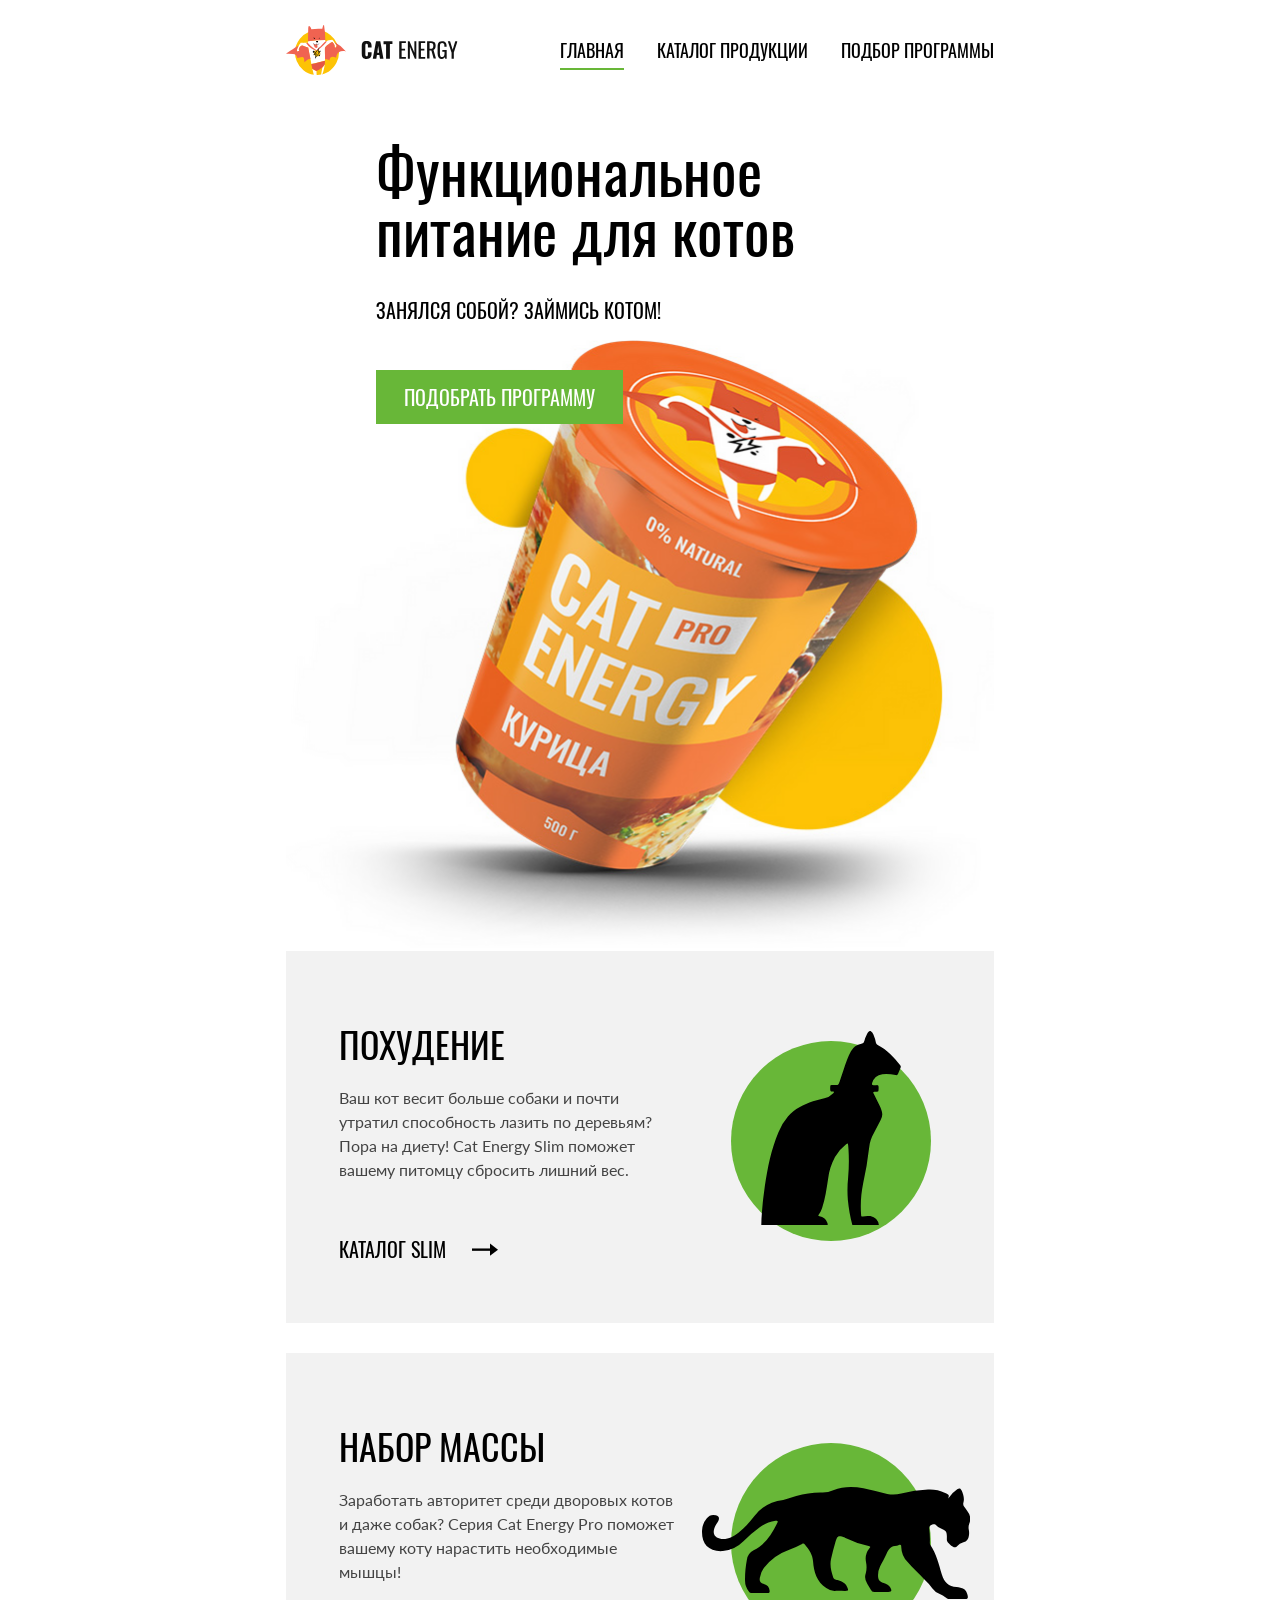
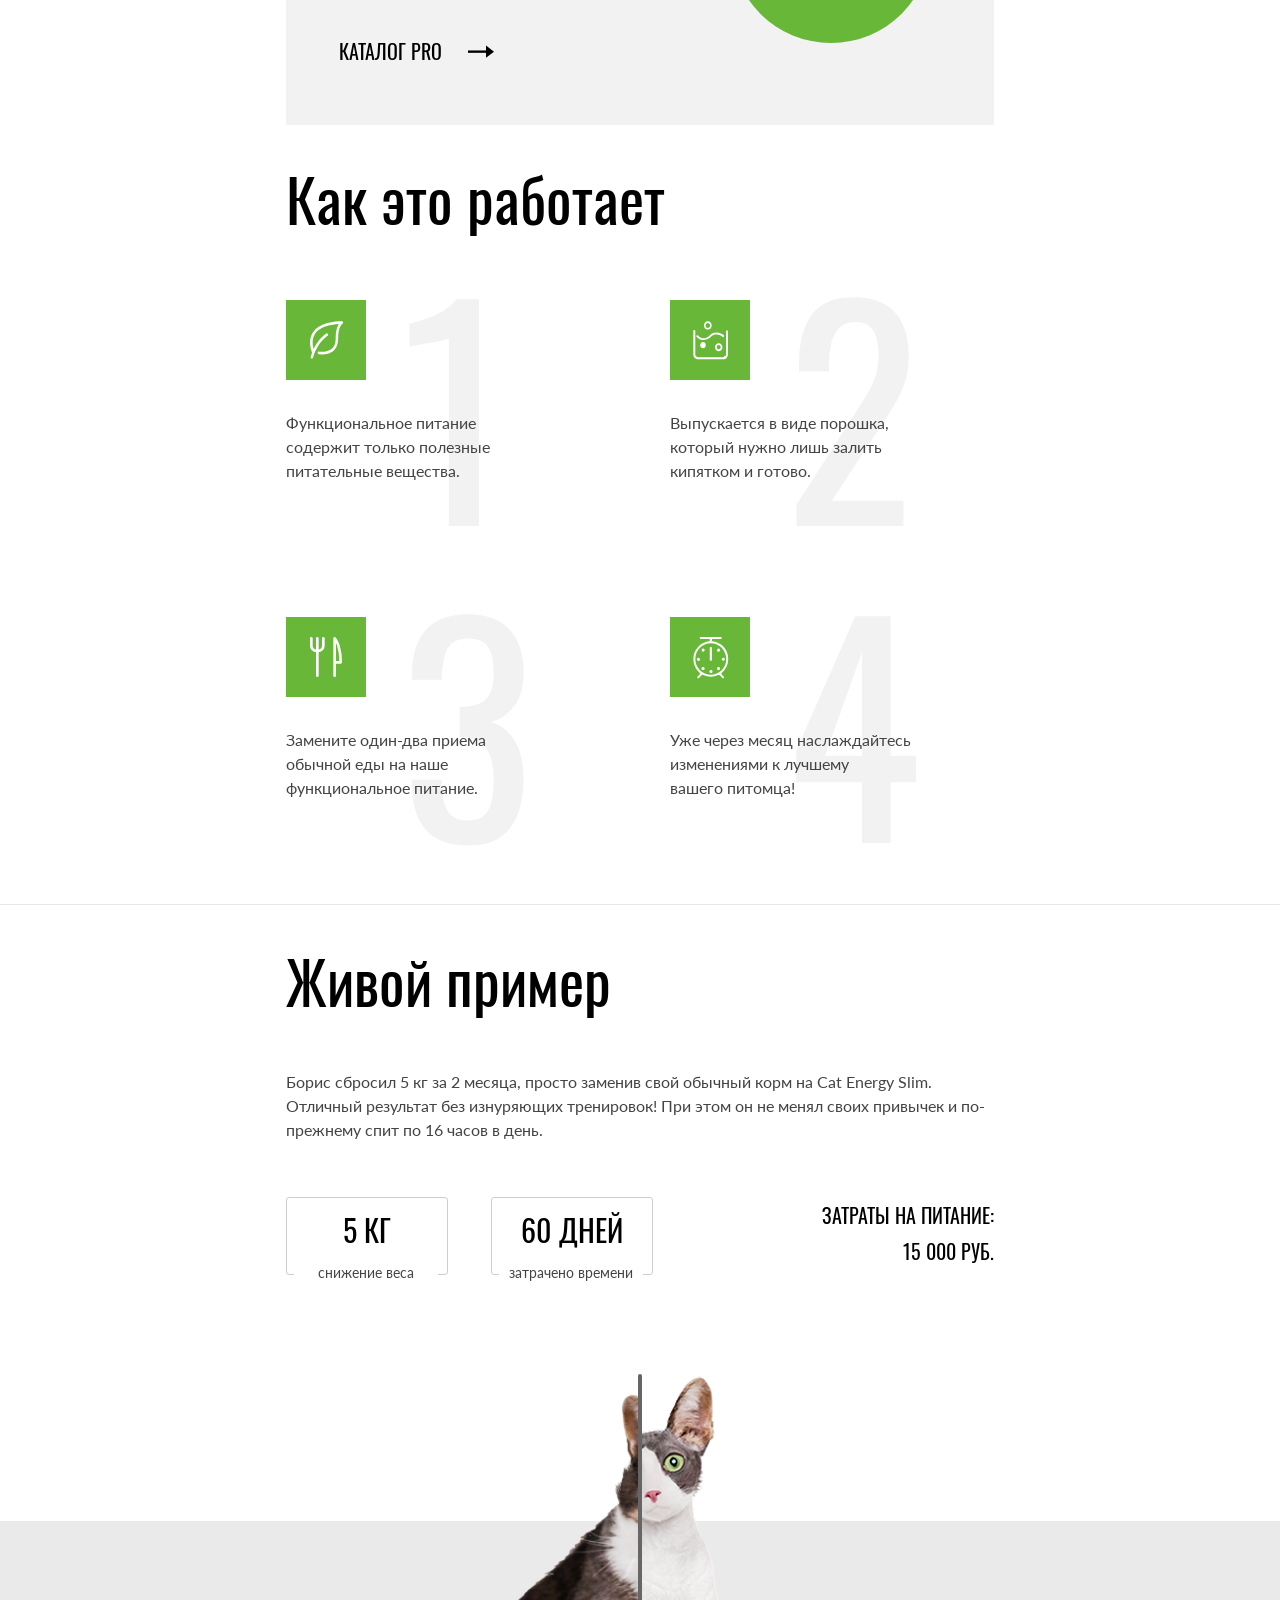
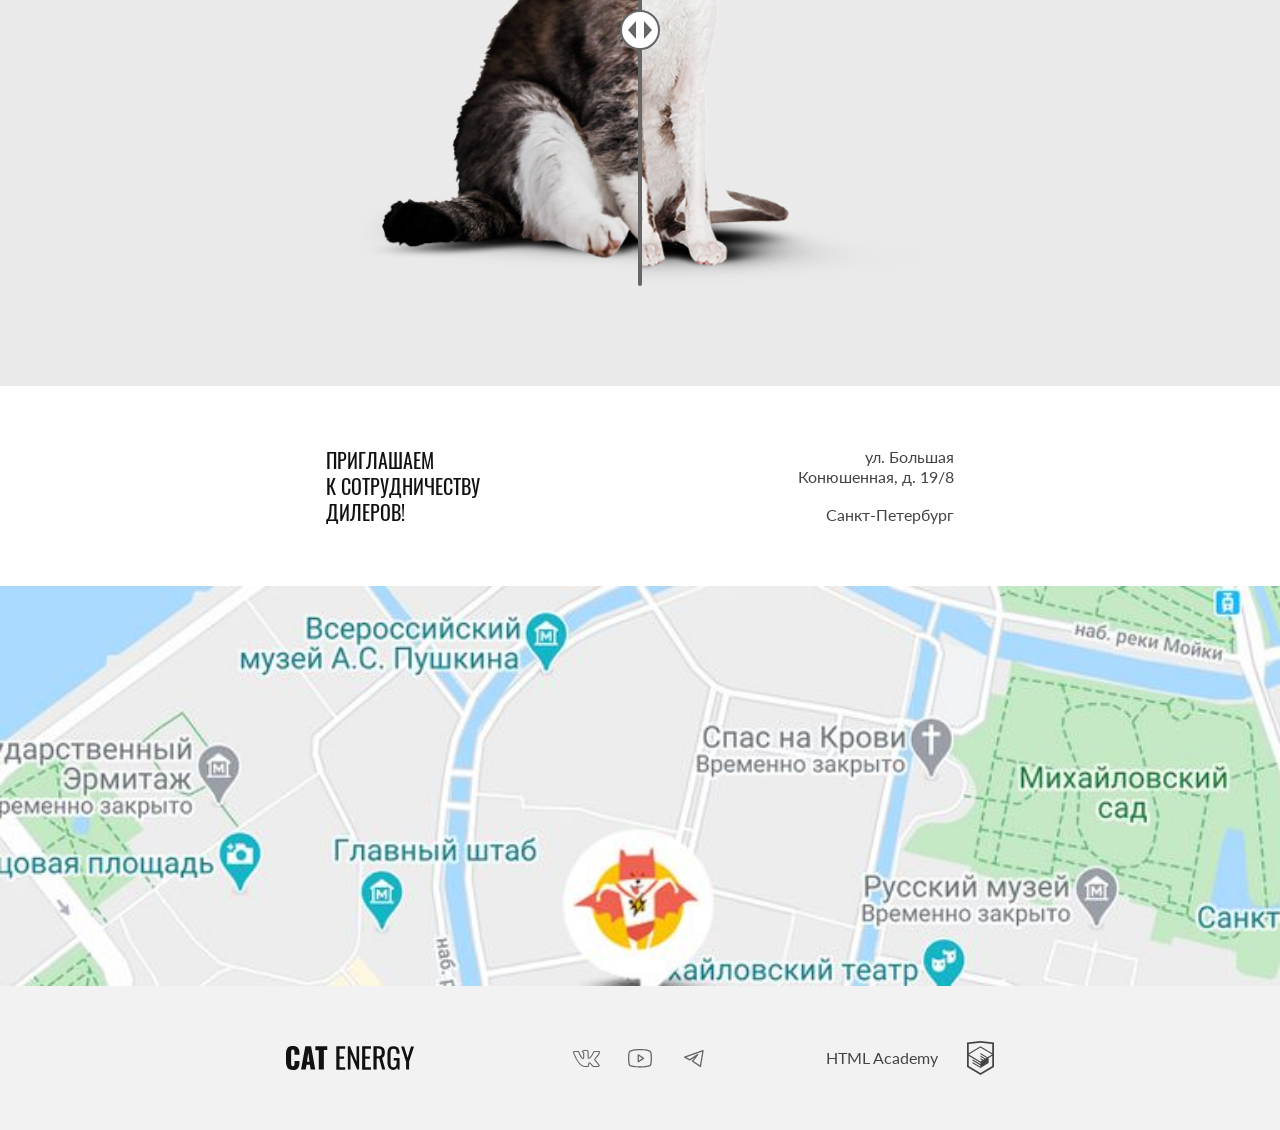
<file: index.html>
<!DOCTYPE html><html class="page" lang="ru"><head><meta charset="UTF-8"><title>Cat energy</title><meta name="viewport" content="width=device-width,initial-scale=1"><link rel="stylesheet" href="styles/styles.css"><link rel="icon" href="favicon.ico"><link rel="icon" href="favicons/icon.svg" type="image/svg+xml"><link rel="apple-touch-icon" href="favicons/180.png"><link rel="manifest" href="manifest.webmanifest"><script src="scripts/index.js" defer="defer"></script></head><body class="page__body"><header class="header page__container" data-test="header"><a class="header__logo logo" href="index.html"><picture><source media="(min-width: 1440px)" width="70" height="59" type="image/svg+xml" srcset="images/logo-desktop.svg"><source media="(min-width: 768px)" width="60" height="50" type="image/svg+xml" srcset="images/logo-tablet.svg"><img src="images/logo-mobile.svg" width="33" height="38" alt="Логотип Cat energy"></picture><span class="visually-hidden">Ссылка на Cat Energy</span></a><nav class="header__navigation main-navigation main-navigation--index main-navigation--no-js"><button class="main-navigation__toggle" type="button"><span class="visually-hidden">Открыть меню</span></button><ul class="main-navigation__list list-reset"><li class="main-navigation__item"><a class="main-navigation__link main-navigation__link--current" href="index.html">Главная</a></li><li class="main-navigation__item"><a class="main-navigation__link" href="catalog.html">Каталог продукции</a></li><li class="main-navigation__item"><a class="main-navigation__link" href="choose.html">Подбор программы</a></li></ul></nav></header><main class="page__main"><section class="hero" data-test="hero"><div class="hero__container page__container"><h1 class="hero__title title">Функциональное питание для котов</h1><p class="hero__subtitle title">Занялся собой? Займись котом!</p><div class="hero__image"><picture><source media="(min-width: 1440px)" width="552" height="499" type="image/png" srcset="images/hero-image-desktop@1x.png, images/hero-image-desktop@2x.png 2x"><source media="(min-width: 768px)" width="709" height="609" type="image/png" srcset="images/hero-image-tablet@1x.png, images/hero-image-tablet@2x.png 2x"><img src="images/hero-image-mobile@1x.png" srcset="images/hero-image-mobile@2x.png 2x" width="280" height="270" alt="Cat Energy pro со вкусом курицы"></picture></div><a class="hero__button button" href="choose.html">Подобрать программу</a></div></section><section class="catalog-promo page__container" data-test="programs"><h2 class="visually-hidden">Подбор программ в зависимости от цели</h2><ul class="catalog-promo__list list-reset"><li class="catalog-promo__item catalog-promo__item--primary"><h3 class="catalog-promo__title title">Похудение</h3><p class="catalog-promo__text">Ваш кот весит больше собаки и почти утратил способность лазить по деревьям? Пора на диету! Cat Energy Slim поможет вашему питомцу сбросить лишний вес.</p><a class="catalog-promo__link" href="catalog-slim.html">Каталог slim</a></li><li class="catalog-promo__item catalog-promo__item--secondary"><h3 class="catalog-promo__title title">Набор массы</h3><p class="catalog-promo__text">Заработать авторитет среди дворовых котов и даже собак? Серия Cat Energy Pro поможет вашему коту нарастить необходимые мышцы!</p><a class="catalog-promo__link" href="catalog-pro.html">Каталог pro</a></li></ul></section><section class="advantages page__container" data-test="features"><h2 class="advantages__title title">Как это работает</h2><ul class="advantages__list list-reset"><li class="advantages__item advantages__item--first">Функциональное питание содержит только полезные питательные вещества.</li><li class="advantages__item advantages__item--second">Выпускается в виде порошка, который нужно лишь залить кипятком и готово.</li><li class="advantages__item advantages__item--third">Замените один-два приема обычной еды на наше функциональное питание.</li><li class="advantages__item advantages__item--fourth">Уже через месяц наслаждайтесь изменениями к лучшему<br>вашего питомца!</li></ul></section><section class="example"><div class="example__container page__container" data-test="proof"><div class="example__text-block"><h2 class="example__title title">Живой пример</h2><p class="example__text">Борис сбросил 5 кг за 2 месяца, просто заменив свой обычный корм на Cat Energy Slim. Отличный результат без изнуряющих тренировок! При этом он не менял своих привычек и по-прежнему спит по 16 часов в день.</p><div class="example__result result"><p class="result__block"><span class="result__accent">5 кг</span> <span class="result__description">снижение веса</span></p><p class="result__block"><span class="result__accent">60 дней</span> <span class="result__description">затрачено времени</span></p><p class="result__expenses">Затраты на питание: <span class="result__expenses-accent">15 000 руб.</span></p></div></div><div class="example__result-slider slider"><picture><source media="(min-width: 768px)" width="560" height="512" type="image/png" srcset="images/cat-slider-before-tablet-desktop@1x.png, images/cat-slider-before-tablet-desktop@2x.png 2x"><img class="slider__image slider__image--before" src="images/cat-slider-before-mobile@1x.png" srcset="images/cat-slider-before-mobile@2x.png 2x" width="280" height="256" alt="Кот до похудения"></picture><picture><source media="(min-width: 768px)" width="560" height="512" type="image/png" srcset="images/cat-slider-after-tablet-desktop@1x.png, images/cat-slider-after-tablet-desktop@2x.png 2x"><img class="slider__image slider__image--after" src="images/cat-slider-after-mobile@1x.png" srcset="images/cat-slider-after-mobile@2x.png 2x" width="280" height="256" alt="Кот после похудения"></picture><label class="visually-hidden" for="slider-range">Показать картинку до или после</label> <input class="slider__range" type="range" min="0" max="100" value="50" step="1" id="slider-range" name="slider-range"><div class="slider__range-visible"></div></div></div></section><section class="contacts" data-test="contacts"><div class="page__container"><h2 class="visually-hidden">Контакты</h2><div class="contacts__block"><p class="contacts__description">Приглашаем<br>к сотрудничеству дилеров!</p><address class="contacts__address"><span class="contacts__address-item">ул. Большая Конюшенная, д. 19/8</span> <span class="contacts__address-item">Санкт-Петербург</span></address></div></div><div class="contacts__map"><iframe src="https://www.google.com/maps/embed?pb=!1m18!1m12!1m3!1d1998.5991047846956!2d30.32050837756397!3d59.93879417491517!2m3!1f0!2f0!3f0!3m2!1i1024!2i768!4f13.1!3m3!1m2!1s0x4696310fca5afc31%3A0xa24b26c0d196de71!2z0JHQvtC70YzRiNCw0Y8g0JrQvtC90Y7RiNC10L3QvdCw0Y8g0YPQuy4sIDE5LCDQodCw0L3QutGCLdCf0LXRgtC10YDQsdGD0YDQsywgMTkxMTg2!5e0!3m2!1sru!2sru!4v1782507037736!5m2!1sru!2sru" allowfullscreen="" loading="lazy" referrerpolicy="strict-origin-when-cross-origin"></iframe></div></section></main><footer class="footer" data-test="footer"><div class="footer__container page__container"><a class="footer__logo" href="index.html"><span class="visually-hidden">Ссылка на Cat Energy</span></a><ul class="footer__social social list-reset"><li class="social__item"><a class="social__link social__link--vk" href="https://vk.com/htmlacademy"><span class="visually-hidden">ВКонтакте</span></a></li><li class="social__item"><a class="social__link social__link--youtube" href="https://www.youtube.com/user/htmlacademyru"><span class="visually-hidden">Youtube</span></a></li><li class="social__item"><a class="social__link social__link--telegram" href="https://t.me/htmlacademy"><span class="visually-hidden">Telegram</span></a></li></ul><a class="footer__html-academy" href="https://htmlacademy.ru/intensive/adaptive">HTML Academy</a></div></footer></body></html>
</file>
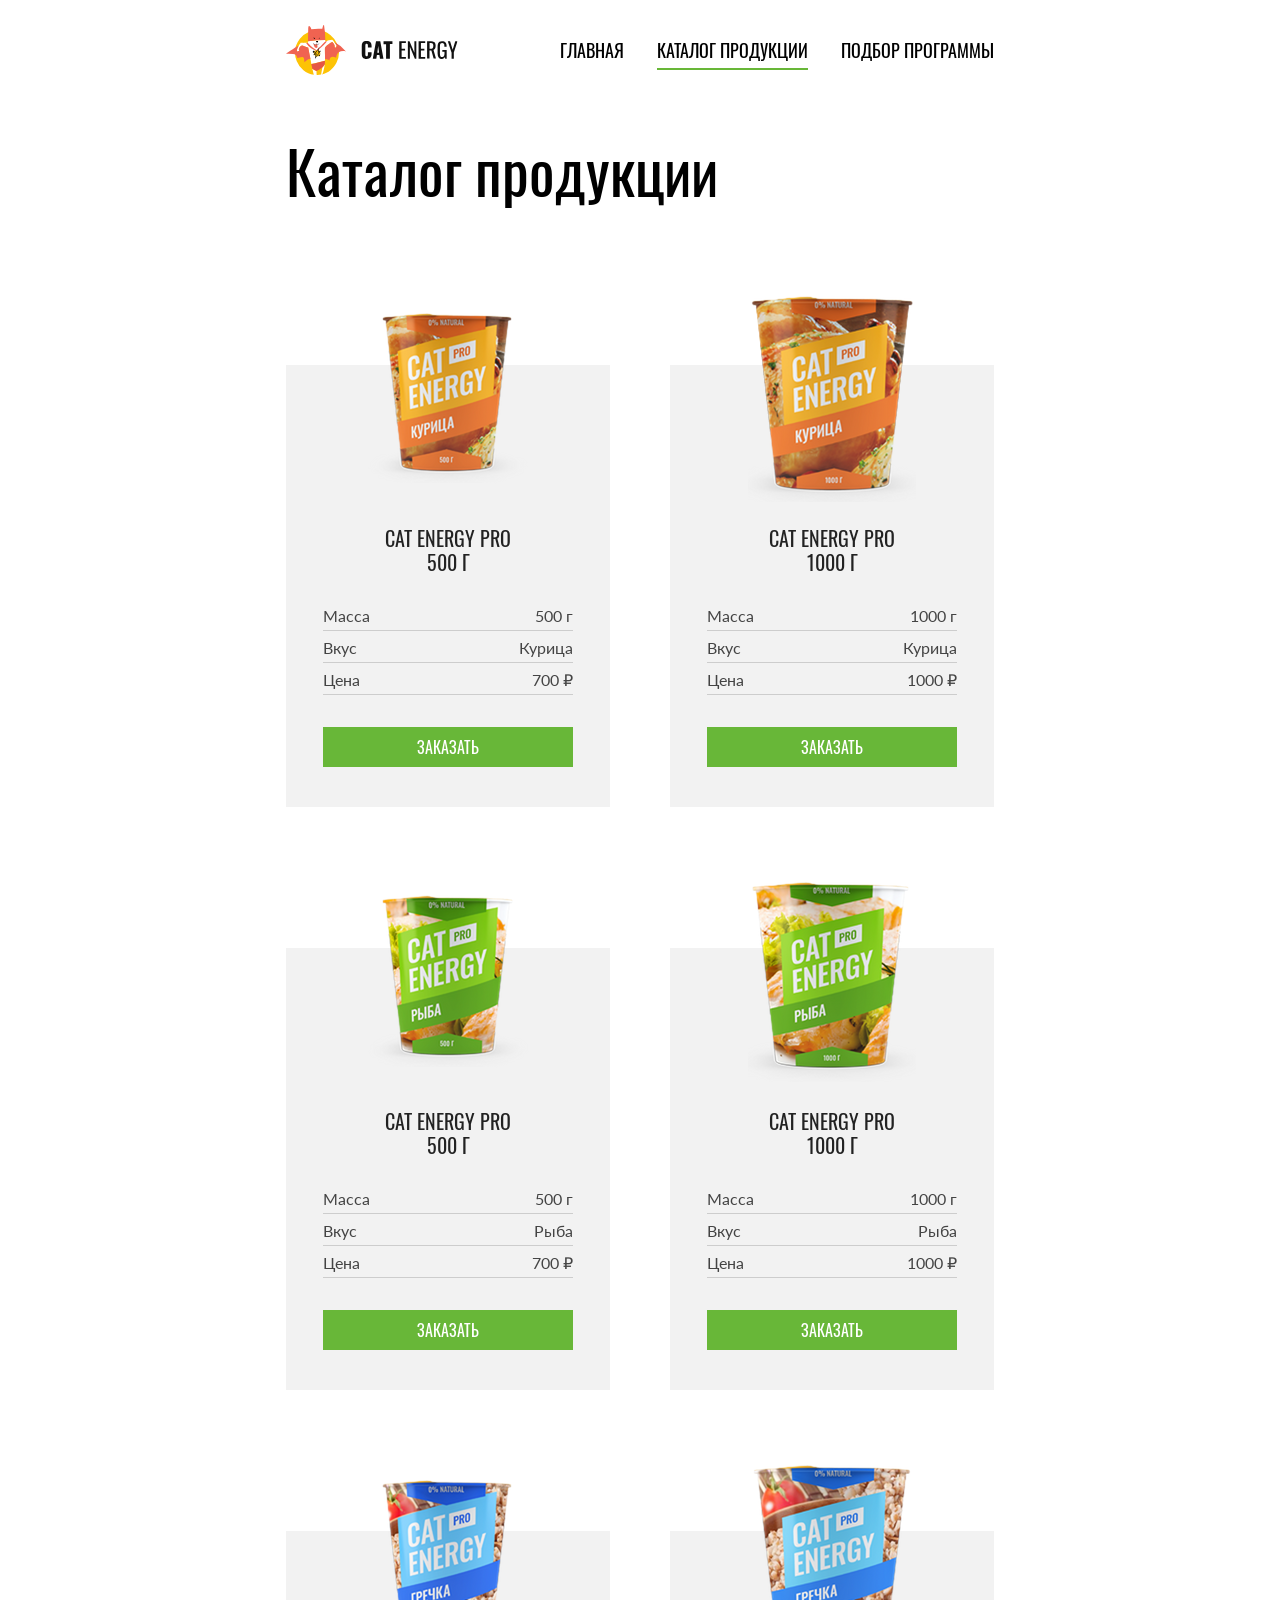
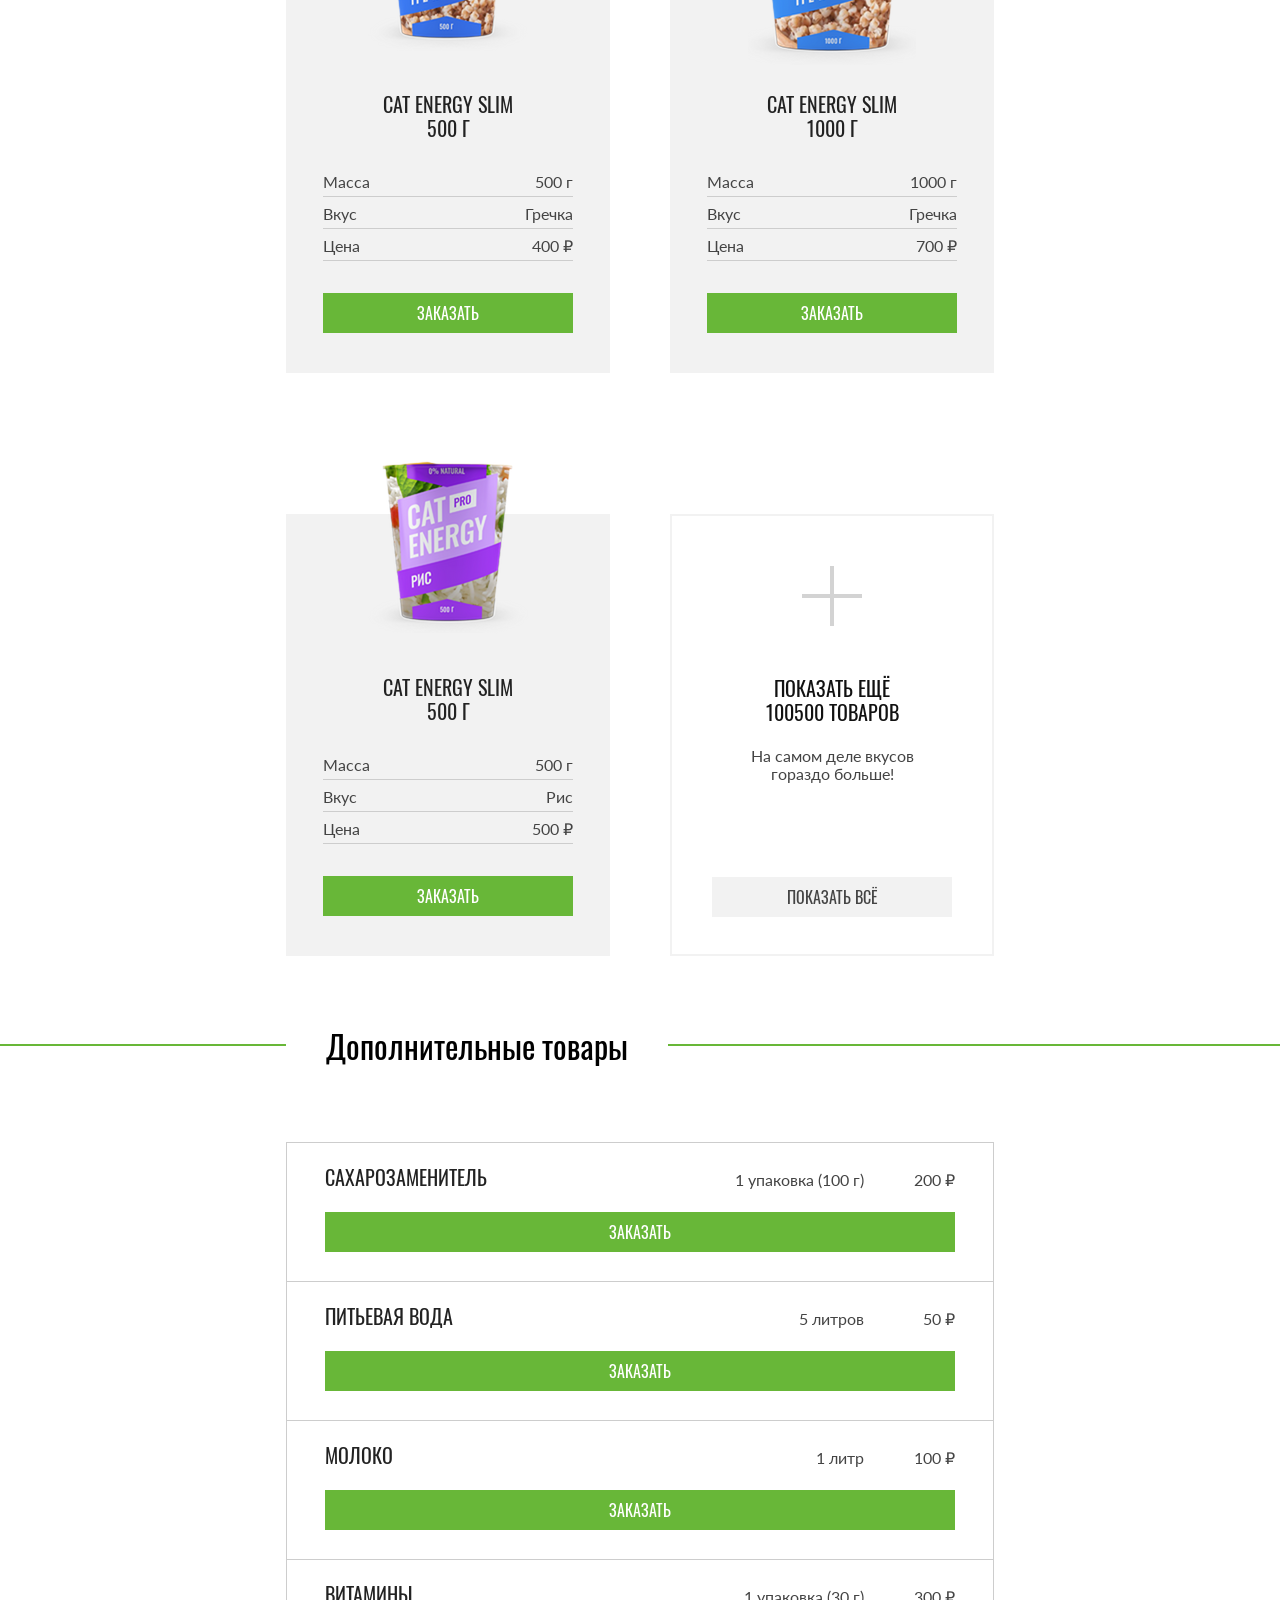
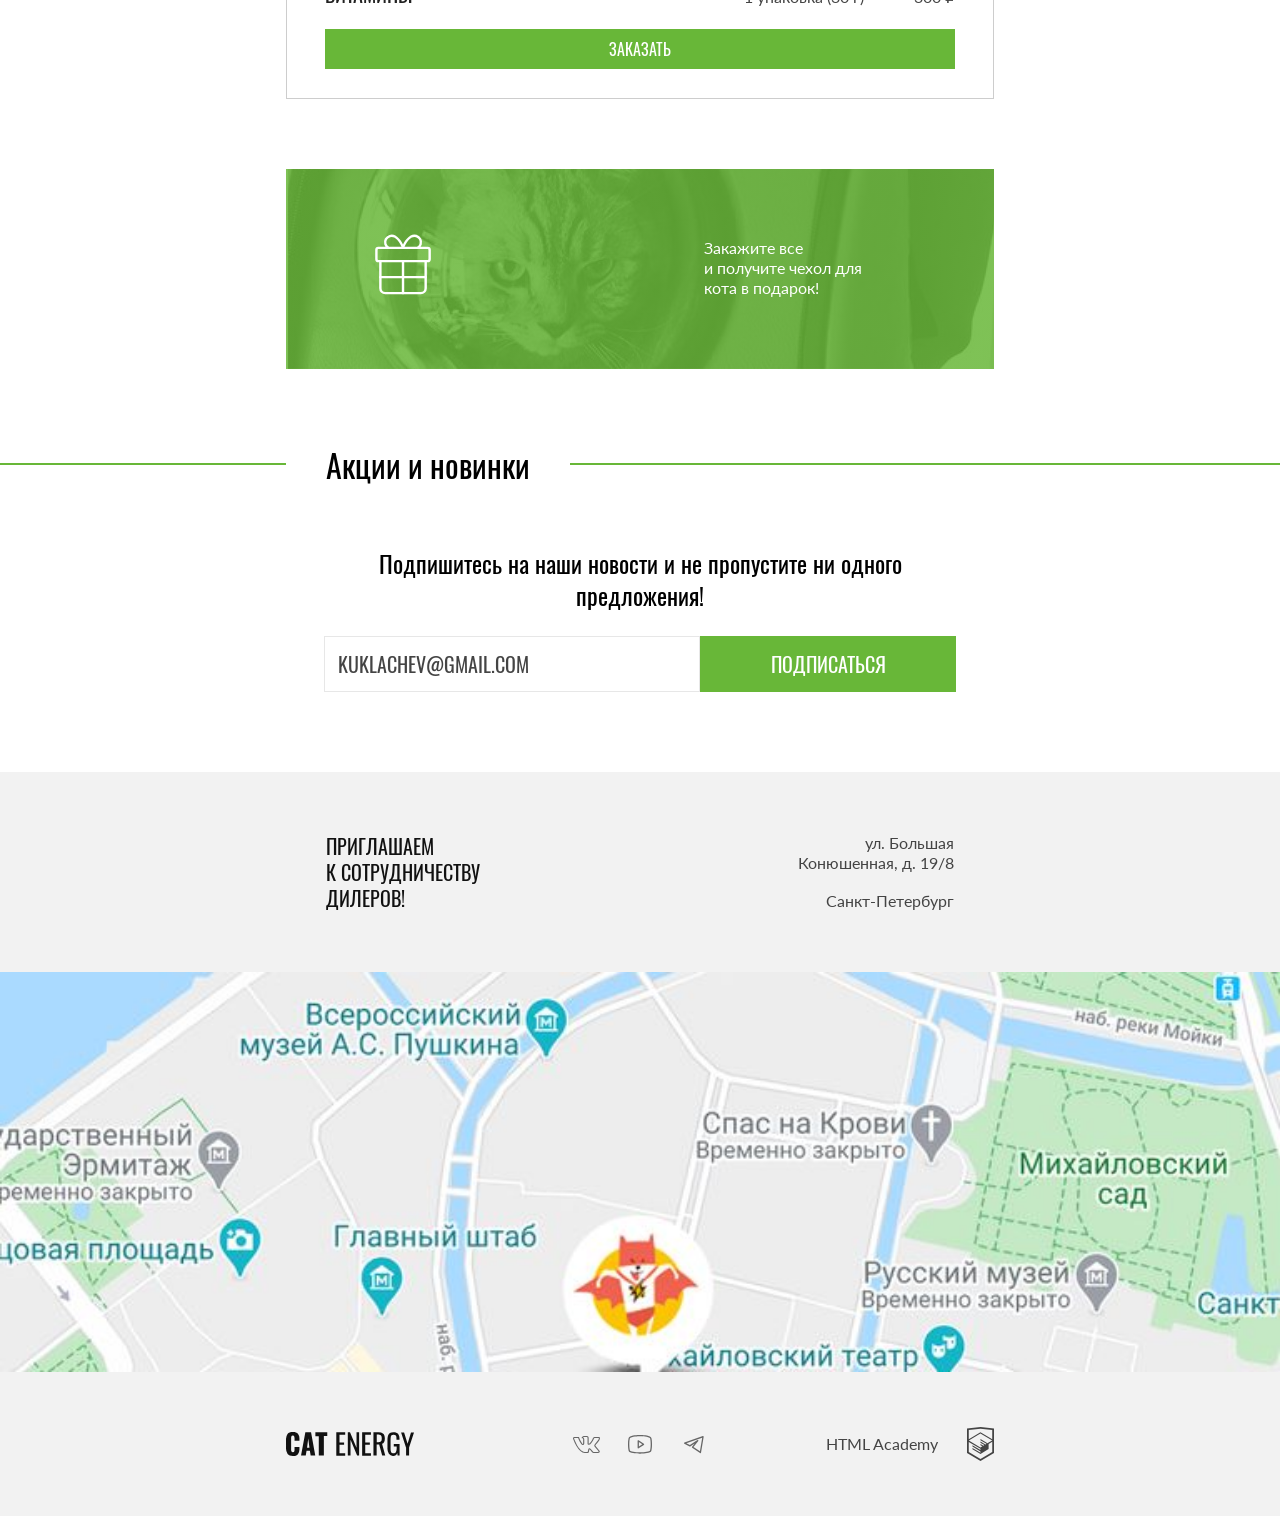
<file: catalog.html>
<!DOCTYPE html><html class="page" lang="ru"><head><meta charset="UTF-8"><title>Каталог продукции</title><meta name="viewport" content="width=device-width,initial-scale=1"><link rel="stylesheet" href="styles/styles.css"><link rel="icon" href="favicon.ico"><link rel="icon" href="favicons/icon.svg" type="image/svg+xml"><link rel="apple-touch-icon" href="favicons/180.png"><link rel="manifest" href="manifest.webmanifest"><script src="scripts/index.js" defer="defer"></script></head><body class="page__body"><header class="header page__container" data-test="header"><a class="logo" href="index.html"><picture><source media="(min-width: 1440px)" width="70" height="59" type="image/svg+xml" srcset="images/logo-desktop.svg"><source media="(min-width: 768px)" width="60" height="50" type="image/svg+xml" srcset="images/logo-tablet.svg"><img src="images/logo-mobile.svg" width="33" height="38" alt="Логотип Cat energy"></picture><span class="visually-hidden">Ссылка на Cat Energy</span></a><nav class="main-navigation main-navigation--no-js"><button class="main-navigation__toggle" type="button"><span class="visually-hidden">Открыть меню</span></button><ul class="main-navigation__list list-reset"><li class="main-navigation__item"><a class="main-navigation__link" href="index.html">Главная</a></li><li class="main-navigation__item"><a class="main-navigation__link main-navigation__link--current" href="catalog.html">Каталог продукции</a></li><li class="main-navigation__item"><a class="main-navigation__link" href="choose.html">Подбор программы</a></li></ul></nav></header><main class="page__main"><section class="catalog page__container" data-test="catalog"><h1 class="catalog__title title">Каталог продукции</h1><ul class="catalog__list list-reset"><li class="catalog__item product-card"><a class="product-card__image-link" href="product.html"><picture><source media="(min-width: 768px)" width="161" height="172" type="image/png" srcset="images/cat-energy-chicken-500-tablet-desktop@1x.png, images/cat-energy-chicken-500-tablet-desktop@2x.png 2x"><img class="product-card__image" src="images/cat-energy-chicken-500-mobile@1x.png" srcset="images/cat-energy-chicken-500-mobile@2x.png 2x" width="68" height="86" alt="Cat energy pro 500 гр. со вкусом курицы"></picture></a><a class="product-card__title-link" href="product.html"><h2 class="product-card__title">Cat energy pro 500 г</h2></a><dl class="product-card__parameters"><dt class="product-card__parameter-name">Масса</dt><dd class="product-card__parameter-value">500 г</dd><dt class="product-card__parameter-name">Вкус</dt><dd class="product-card__parameter-value">Курица</dd><dt class="product-card__parameter-name">Цена</dt><dd class="product-card__parameter-value">700 ₽</dd></dl><a class="product-card__buy-button button" href="buy.html">Заказать</a></li><li class="catalog__item product-card"><a class="product-card__image-link" href="product.html"><picture><source media="(min-width: 768px)" width="168" height="206" type="image/png" srcset="images/cat-energy-chicken-1000-tablet-desktop@1x.png, images/cat-energy-chicken-1000-tablet-desktop@2x.png 2x"><img class="product-card__image" src="images/cat-energy-chicken-1000-mobile@1x.png" srcset="images/cat-energy-chicken-1000-mobile@2x.png 2x" width="84" height="100" alt="Cat energy pro 1000 гр. со вкусом курицы"></picture></a><a class="product-card__title-link" href="product.html"><h2 class="product-card__title">Cat energy pro 1000 г</h2></a><dl class="product-card__parameters"><dt class="product-card__parameter-name">Масса</dt><dd class="product-card__parameter-value">1000 г</dd><dt class="product-card__parameter-name">Вкус</dt><dd class="product-card__parameter-value">Курица</dd><dt class="product-card__parameter-name">Цена</dt><dd class="product-card__parameter-value">1000 ₽</dd></dl><a class="product-card__buy-button button" href="buy.html">Заказать</a></li><li class="catalog__item product-card"><a class="product-card__image-link" href="product.html"><picture><source media="(min-width: 768px)" width="163" height="174" type="image/png" srcset="images/cat-energy-fish-500-tablet-desktop@1x.png, images/cat-energy-fish-500-tablet-desktop@2x.png 2x"><img class="product-card__image" src="images/cat-energy-fish-500-mobile@1x.png" srcset="images/cat-energy-fish-500-mobile@2x.png 2x" width="68" height="78" alt="Cat energy pro 500 гр. со вкусом рыбы"></picture></a><a class="product-card__title-link" href="product.html"><h2 class="product-card__title">Cat energy pro 500 г</h2></a><dl class="product-card__parameters"><dt class="product-card__parameter-name">Масса</dt><dd class="product-card__parameter-value">500 г</dd><dt class="product-card__parameter-name">Вкус</dt><dd class="product-card__parameter-value">Рыба</dd><dt class="product-card__parameter-name">Цена</dt><dd class="product-card__parameter-value">700 ₽</dd></dl><a class="product-card__buy-button button" href="buy.html">Заказать</a></li><li class="catalog__item product-card"><a class="product-card__image-link" href="product.html"><picture><source media="(min-width: 768px)" width="168" height="200" type="image/png" srcset="images/cat-energy-fish-1000-tablet-desktop@1x.png, images/cat-energy-fish-1000-tablet-desktop@2x.png 2x"><img class="product-card__image" src="images/cat-energy-fish-1000-mobile@1x.png" srcset="images/cat-energy-fish-1000-mobile@2x.png 2x" width="84" height="100" alt="Cat energy pro 1000 гр. со вкусом рыбы"></picture></a><a class="product-card__title-link" href="product.html"><h2 class="product-card__title">Cat energy pro 1000 г</h2></a><dl class="product-card__parameters"><dt class="product-card__parameter-name">Масса</dt><dd class="product-card__parameter-value">1000 г</dd><dt class="product-card__parameter-name">Вкус</dt><dd class="product-card__parameter-value">Рыба</dd><dt class="product-card__parameter-name">Цена</dt><dd class="product-card__parameter-value">1000 ₽</dd></dl><a class="product-card__buy-button button" href="buy.html">Заказать</a></li><li class="catalog__item product-card"><a class="product-card__image-link" href="product.html"><picture><source media="(min-width: 768px)" width="161" height="171" type="image/png" srcset="images/cat-energy-buckwheat-500-tablet-desktop@1x.png, images/cat-energy-buckwheat-500-tablet-desktop@2x.png 2x"><img class="product-card__image" src="images/cat-energy-buckwheat-500-mobile@1x.png" srcset="images/cat-energy-buckwheat-500-mobile@2x.png 2x" width="68" height="78" alt="Cat energy pro 500 гр. со вкусом гречки"></picture></a><a class="product-card__title-link" href="product.html"><h2 class="product-card__title">Cat energy slim 500 г</h2></a><dl class="product-card__parameters"><dt class="product-card__parameter-name">Масса</dt><dd class="product-card__parameter-value">500 г</dd><dt class="product-card__parameter-name">Вкус</dt><dd class="product-card__parameter-value">Гречка</dd><dt class="product-card__parameter-name">Цена</dt><dd class="product-card__parameter-value">400 ₽</dd></dl><a class="product-card__buy-button button" href="buy.html">Заказать</a></li><li class="catalog__item product-card"><a class="product-card__image-link" href="product.html"><picture><source media="(min-width: 768px)" width="168" height="200" type="image/png" srcset="images/cat-energy-buckwheat-1000-tablet-desktop@1x.png, images/cat-energy-buckwheat-1000-tablet-desktop@2x.png 2x"><img class="product-card__image" src="images/cat-energy-buckwheat-1000-mobile@1x.png" srcset="images/cat-energy-buckwheat-1000-mobile@2x.png 2x" width="84" height="100" alt="Cat energy pro 1000 гр. со вкусом гречки"></picture></a><a class="product-card__title-link" href="product.html"><h2 class="product-card__title">Cat energy slim 1000 г</h2></a><dl class="product-card__parameters"><dt class="product-card__parameter-name">Масса</dt><dd class="product-card__parameter-value">1000 г</dd><dt class="product-card__parameter-name">Вкус</dt><dd class="product-card__parameter-value">Гречка</dd><dt class="product-card__parameter-name">Цена</dt><dd class="product-card__parameter-value">700 ₽</dd></dl><a class="product-card__buy-button button" href="buy.html">Заказать</a></li><li class="catalog__item product-card"><a class="product-card__image-link" href="product.html"><picture><source media="(min-width: 768px)" width="163" height="174" type="image/png" srcset="images/cat-energy-rice-500-tablet-desktop@1x.png, images/cat-energy-rice-500-tablet-desktop@2x.png 2x"><img class="product-card__image" src="images/cat-energy-rice-500-mobile@1x.png" srcset="images/cat-energy-rice-500-mobile@2x.png 2x" width="72" height="84" alt="Cat energy pro 500 гр. со вкусом риса"></picture></a><a class="product-card__title-link" href="product.html"><h2 class="product-card__title">Cat energy slim 500 г</h2></a><dl class="product-card__parameters"><dt class="product-card__parameter-name">Масса</dt><dd class="product-card__parameter-value">500 г</dd><dt class="product-card__parameter-name">Вкус</dt><dd class="product-card__parameter-value">Рис</dd><dt class="product-card__parameter-name">Цена</dt><dd class="product-card__parameter-value">500 ₽</dd></dl><a class="product-card__buy-button button" href="buy.html">Заказать</a></li><li class="catalog__item product-card-add"><a class="product-card-add__show-more" href="products.html"><span class="product-card-add__accent">Показать ещё 100500 товаров</span> На самом деле вкусов гораздо больше! </a><a class="button button--accent" href="products.html">Показать всё</a></li></ul></section><section class="additional-catalog page__container" data-test="additional"><h2 class="additional-catalog__title title-accent">Дополнительные товары</h2><div class="additional-catalog__container"><ul class="additional-catalog__list list-reset"><li class="additional-catalog__item additional-product"><h3 class="additional-product__title title">Сахарозаменитель</h3><dl class="additional-product__parameters"><dt class="additional-product__parameter-name">1 упаковка (100 г)</dt><dd class="additional-product__parameter-value">200 ₽</dd></dl><a class="additional-product__buy-button button" href="buy.html">Заказать</a></li><li class="additional-catalog__item additional-product"><h3 class="additional-product__title title">Питьевая вода</h3><dl class="additional-product__parameters"><dt class="additional-product__parameter-name">5 литров</dt><dd class="additional-product__parameter-value">50 ₽</dd></dl><a class="additional-product__buy-button button" href="buy.html">Заказать</a></li><li class="additional-catalog__item additional-product"><h3 class="additional-product__title title">Молоко</h3><dl class="additional-product__parameters"><dt class="additional-product__parameter-name">1 литр</dt><dd class="additional-product__parameter-value">100 ₽</dd></dl><a class="additional-product__buy-button button" href="buy.html">Заказать</a></li><li class="additional-catalog__item additional-product"><h3 class="additional-product__title title">Витамины</h3><dl class="additional-product__parameters"><dt class="additional-product__parameter-name">1 упаковка (30 г)</dt><dd class="additional-product__parameter-value">300 ₽</dd></dl><a class="additional-product__buy-button button" href="buy.html">Заказать</a></li></ul><div class="additional-catalog__promo promo"><p class="promo__text">Закажите все<br>и получите чехол для кота в подарок!</p></div></div></section><section class="subscription page__container"><h2 class="subscription__title title-accent">Акции и новинки</h2><div class="subscription__container-padding"><p class="subscription__text">Подпишитесь на наши новости и не пропустите ни одного предложения!</p><form class="subscription__form" action="https://echo.htmlacademy.ru/" method="post"><label class="visually-hidden" for="subscription-email">Ваш email</label> <input class="subscription__input" id="subscription-email" type="email" name="email" placeholder="kuklachev@gmail.com" required> <button class="button button--big subscription__button" type="submit">Подписаться</button></form></div></section><section class="contacts contacts--inner-page" data-test="contacts"><div class="page__container"><h2 class="visually-hidden">Контакты</h2><div class="contacts__block"><p class="contacts__description">Приглашаем<br>к сотрудничеству дилеров!</p><address class="contacts__address"><span class="contacts__address-item">ул. Большая Конюшенная, д. 19/8</span> <span class="contacts__address-item">Санкт-Петербург</span></address></div></div><div class="contacts__map"><div class="contacts__map"><iframe src="https://www.google.com/maps/embed?pb=!1m18!1m12!1m3!1d1998.5991047846956!2d30.32050837756397!3d59.93879417491517!2m3!1f0!2f0!3f0!3m2!1i1024!2i768!4f13.1!3m3!1m2!1s0x4696310fca5afc31%3A0xa24b26c0d196de71!2z0JHQvtC70YzRiNCw0Y8g0JrQvtC90Y7RiNC10L3QvdCw0Y8g0YPQuy4sIDE5LCDQodCw0L3QutGCLdCf0LXRgtC10YDQsdGD0YDQsywgMTkxMTg2!5e0!3m2!1sru!2sru!4v1782507037736!5m2!1sru!2sru" allowfullscreen="" loading="lazy" referrerpolicy="strict-origin-when-cross-origin"></iframe></div></div></section></main><footer class="footer" data-test="footer"><div class="footer__container page__container"><a class="footer__logo" href="index.html"><span class="visually-hidden">Ссылка на Cat Energy</span></a><ul class="footer__social social list-reset"><li class="social__item"><a class="social__link social__link--vk" href="https://vk.com/htmlacademy"><span class="visually-hidden">ВКонтакте</span></a></li><li class="social__item"><a class="social__link social__link--youtube" href="https://www.youtube.com/user/htmlacademyru"><span class="visually-hidden">Youtube</span></a></li><li class="social__item"><a class="social__link social__link--telegram" href="https://t.me/htmlacademy"><span class="visually-hidden">Telegram</span></a></li></ul><a class="footer__html-academy" href="https://htmlacademy.ru/intensive/adaptive">HTML Academy</a></div></footer></body></html>
</file>
<file: styles/styles.css>
@font-face{font-family:Lato;font-weight:400;font-style:normal;src:url(../fonts/lato/Lato-Regular.woff2)format("woff2");font-display:swap}@font-face{font-family:Oswald;font-weight:400;font-style:normal;src:url(../fonts/oswald/oswaldregular.woff2)format("woff2");font-display:swap}*,:before,:after{box-sizing:border-box}body{color:#444;font-family:Lato,Tahoma,sans-serif;font-size:14px;line-height:18px}img{object-fit:contain;max-width:100%;height:auto}.visually-hidden{white-space:nowrap;-webkit-clip-path:inset(100%);clip-path:inset(100%);clip:rect(0 0 0 0);border:0;width:1px;height:1px;margin:-1px;padding:0;position:absolute;overflow:hidden}.list-reset{margin:0;padding:0;list-style:none}.title,.title-accent{margin-top:0;font-family:Oswald,Arial,sans-serif;font-weight:400}.title-accent{background-color:#fff;width:-moz-fit-content;width:fit-content;box-shadow:-35px 0 #fff,35px 0 #fff}@media (width>=768px){.title-accent{margin-left:40px;box-shadow:-40px 0 #fff,40px 0 #fff}}@media (width>=1440px){.title-accent{margin-left:0}}.title-accent:before{content:"";z-index:-1;background-color:#68b738;width:100vw;height:2px;margin-top:10px;display:block;position:absolute;right:0;box-shadow:100vw 0 #68b738}@media (width>=768px){.title-accent:before{margin-top:14px}}@media (width>=1440px){.title-accent:before{margin-top:17px}}.button{color:#fff;text-transform:uppercase;text-align:center;cursor:pointer;background-color:#68b738;border:none;width:100%;padding:10px;font-family:Oswald,Arial,sans-serif;font-size:16px;font-weight:400;line-height:20px;text-decoration:none;display:block}.button--accent{color:#444;background-color:#f2f2f2}.button--big{padding:15px;font-size:20px;line-height:26px}.button:hover,.button:focus{background-color:#5eaa2f}.button:active{color:#ffffff4d}.button--accent:hover,.button--accent:focus,.button--accent:active{color:#444;background-color:#ebebeb}.page{height:100%}.page__body{flex-direction:column;min-height:100%;margin:0;display:flex}.page__container{width:320px;margin:0 auto;padding:0 20px}@media (width>=768px){.page__container{width:768px;padding:0 30px}}@media (width>=1440px){.page__container{width:1440px;padding:0 110px}}.page__main{flex-grow:1;min-width:320px}.header{flex-wrap:wrap;justify-content:space-between;align-items:center;padding-top:14px;padding-bottom:13px;display:flex}@media (width>=768px){.header{padding-top:25px;padding-bottom:25px}}@media (width>=1440px){.header{padding-top:55px}}@media (width>=768px){.header__logo{flex:none}.header__navigation{flex:1;margin-left:33px}}.logo{background-image:url(../images/logo-text.svg);background-position:100%;background-repeat:no-repeat;background-size:101px 18px;width:190px;height:38px;display:block}@media (width>=768px){.logo{width:174px;height:50px}}@media (width>=1440px){.logo{background-size:118px 22px;width:202px;height:59px}}.logo:hover,.logo:focus{opacity:.8}.logo:active{opacity:.6}@media (width>=1440px){.main-navigation{max-width:50%}}.main-navigation__toggle{cursor:pointer;background-color:#000;border:none;width:24px;height:24px;margin-top:5px;-webkit-mask-image:url(../icons/stack.svg#toggle);mask-image:url(../icons/stack.svg#toggle);-webkit-mask-size:cover;mask-size:cover;-webkit-mask-repeat:no-repeat;mask-repeat:no-repeat}.main-navigation__toggle:hover,.main-navigation__toggle:focus{background-color:#68b738}.main-navigation__toggle:active{opacity:.3}@media (width>=768px){.main-navigation__toggle{display:none}}.main-navigation__toggle--open{width:18px;height:18px;margin-top:3px;-webkit-mask-image:url(../icons/stack.svg#toggle-open);mask-image:url(../icons/stack.svg#toggle-open)}.main-navigation__list{text-align:center;z-index:5;width:100%;margin-top:20px;position:absolute;left:0}@media (width<=767px){.main-navigation__list{background-color:#fff}}@media (width>=768px){.main-navigation__list{flex-wrap:wrap;justify-content:flex-end;gap:33px;margin-top:0;margin-right:5px;display:flex;position:static}}@media (width>=1440px){.main-navigation__list{margin-right:0}}@media (width<=767px){.main-navigation__list--close{display:none}}.main-navigation__item{border-top:1px solid #e6e6e6;justify-content:center;display:flex}@media (width>=768px){.main-navigation__item{border:none}}.main-navigation__link{color:#000;text-transform:uppercase;padding-top:22px;padding-bottom:24px;font-family:Oswald,Arial,sans-serif;font-size:20px;font-weight:400;line-height:20px;text-decoration:none;display:block}@media (width>=768px){.main-navigation__link{padding-top:0;padding-bottom:0;font-size:18px;line-height:24px}}@media (width>=1440px){.main-navigation__link{font-size:20px}}.main-navigation__link:hover,.main-navigation__link:focus{opacity:.6}.main-navigation__link:active{opacity:.3}@media (width>=1440px){.main-navigation--index .main-navigation__link{color:#fff}}.main-navigation__link--current{position:relative}.main-navigation__link--current:after{content:"";background-color:#68b738;width:100%;height:2px;position:absolute;bottom:-8px;left:0}@media (width<=767px){.main-navigation__link--current:after{bottom:8px}}.main-navigation--index .main-navigation__link:after{background-color:#fff}@media (width<=1439px){.main-navigation--index .main-navigation__link:after{background-color:#68b738}}@media (width<=767px){.main-navigation--no-js{flex-shrink:0;width:320px;margin-left:-20px}.main-navigation--no-js .main-navigation__list{position:unset;margin-bottom:-13px}.main-navigation--no-js .main-navigation__toggle{display:none}}.hero{text-align:center;margin-bottom:20px;padding-top:27px;position:relative}@media (width>=768px){.hero{position:unset;text-align:left;margin-bottom:0;padding-top:40px}}@media (width>=1440px){.hero{margin-bottom:135px;padding-top:85px}}.hero:before,.hero:after{content:"";width:100%;height:302px;display:block;position:absolute;top:0;left:0}@media (width>=768px){.hero:before,.hero:after{display:none}}@media (width>=1440px){.hero:before,.hero:after{width:50%;height:694px;display:block;left:50%}}.hero:before{z-index:-2;background:linear-gradient(90deg,#4e4d52 0% 50%,#454348 50% 100%)}.hero:after{z-index:-1;background:-webkit-linear-gradient(#68b738d9,#68b738d9),-webkit-image-set(url(../images/hero-bg-mobile@1x.jpg) 1x,url(../images/hero-bg-mobile@2x.jpg) 2x) top no-repeat;background:linear-gradient(#68b738d9,#68b738d9),image-set("../images/hero-bg-mobile@1x.jpg" 1x,"../images/hero-bg-mobile@2x.jpg" 2x) top no-repeat}@media (width>=1440px){.hero:after{background-color:#0000;background-image:-webkit-linear-gradient(#68b738d9,#68b738d9),-webkit-image-set(url(../images/hero-bg-desktop@1x.jpg) 1x,url(../images/hero-bg-desktop@2x.jpg) 2x);background-image:linear-gradient(#68b738d9,#68b738d9),image-set("../images/hero-bg-desktop@1x.jpg" 1x,"../images/hero-bg-desktop@2x.jpg" 2x);background-position:0 0,0 0;background-repeat:repeat,no-repeat;background-size:1040px 694px;background-attachment:scroll,scroll;background-origin:padding-box,padding-box;background-clip:border-box,border-box}}@media (width>=768px){.hero__container{grid-template-areas:"title""subtitle""button""image";margin-bottom:3px;display:grid}}@media (width>=1440px){.hero__container{grid-template-areas:"title image""subtitle image""button image"".image";align-items:start}}.hero__title,.hero__subtitle{color:#fff}@media (width>=768px){.hero__title,.hero__subtitle{color:#000;margin-left:90px}}@media (width>=1440px){.hero__title,.hero__subtitle{margin-left:80px}}.hero__title{margin-bottom:25px;font-size:36px;line-height:36px}@media (width>=768px){.hero__title{grid-area:title;max-width:420px;margin-bottom:40px;font-size:60px;line-height:60px}}.hero__subtitle{text-transform:uppercase;margin-bottom:31px;font-size:14px;line-height:14px}@media (width>=768px){.hero__subtitle{grid-area:subtitle;margin-bottom:50px;font-size:20px;line-height:20px}.hero__button{grid-area:button;justify-self:start;width:auto;margin-left:90px;padding:14px 28px;font-size:20px;line-height:26px;display:inline-block}}@media (width>=1440px){.hero__button{margin-left:80px}}@media (width>=768px){.hero__image{grid-area:image;margin-top:-84px}}@media (width>=1440px){.hero__image{margin-left:-270px}}.hero__image img{display:block}.catalog-promo__list{flex-wrap:wrap;gap:20px;margin-bottom:20px;display:flex}@media (width>=768px){.catalog-promo__list{gap:30px;margin-bottom:30px}}@media (width>=1440px){.catalog-promo__list{gap:80px;margin-bottom:70px}}.catalog-promo__item{background-color:#f2f2f2;padding:24px 20px 20px;position:relative}.catalog-promo__item:before{content:"";background-color:#68b738;border-radius:50%;width:50px;height:50px;display:block;position:absolute}.catalog-promo__item:after{content:"";background-color:#000;display:block;position:absolute;-webkit-mask-repeat:no-repeat;mask-repeat:no-repeat}.catalog-promo__item--primary:after{width:36px;height:50px;top:21px;left:27px;-webkit-mask-image:url(../icons/stack.svg#promo-primary);mask-image:url(../icons/stack.svg#promo-primary)}.catalog-promo__item--secondary:after{width:67px;height:28px;top:35px;left:12px;-webkit-mask-image:url(../icons/stack.svg#promo-secondary);mask-image:url(../icons/stack.svg#promo-secondary)}@media (width>=768px) and (width<=1439px){.catalog-promo__item{min-height:372px;padding:70px 316px 57px 53px}.catalog-promo__item:before{width:200px;height:200px;top:90px;right:63px}.catalog-promo__item--primary:after{width:140px;height:194px;top:80px;left:auto;right:93px}.catalog-promo__item--secondary:after{width:268px;height:112px;top:134px;left:auto;right:24px}}@media (width>=1440px){.catalog-promo__item{flex-basis:570px;padding:52px 52px 62px}.catalog-promo__item:before{width:100px;height:100px;margin-top:-5px}.catalog-promo__item--primary:after{width:70px;height:97px;top:39px;left:70px}.catalog-promo__item--secondary:after{width:135px;height:56px;top:65px;left:35px}}.catalog-promo__title,.catalog-promo__link{color:#000;text-transform:uppercase}.catalog-promo__title{margin-bottom:29px;margin-left:70px;padding-top:5px;font-size:24px;line-height:36px}@media (width>=768px){.catalog-promo__title{margin-bottom:24px;margin-left:0;font-size:36px}}@media (width>=1440px){.catalog-promo__title{margin-bottom:74px;margin-left:162px;padding-top:23px}}.catalog-promo__text{margin-top:0;margin-bottom:23px}@media (width>=768px){.catalog-promo__text{font-size:16px;line-height:24px}}.catalog-promo__text:last-of-type{margin-bottom:59px}@media (width<=767px){.catalog-promo__text:last-of-type{border-bottom:1px solid #d9d9d9;margin-bottom:19px;padding-bottom:23px}}@media (width>=1440px){.catalog-promo__text:last-of-type{margin-bottom:33px}}.catalog-promo__link{font-family:Oswald,Arial,sans-serif;font-size:16px;font-weight:400;line-height:16px;text-decoration:none}.catalog-promo__link:after{content:"";background-color:#000;width:32px;height:16px;margin-left:15px;display:inline-block;-webkit-mask-image:url(../icons/stack.svg#arrow-right);mask-image:url(../icons/stack.svg#arrow-right);-webkit-mask-position:-12px 0;mask-position:-12px 0;-webkit-mask-size:cover;mask-size:cover;-webkit-mask-repeat:no-repeat;mask-repeat:no-repeat}.catalog-promo__link:hover:after,.catalog-promo__link:focus:after{-webkit-mask-position:0 0;mask-position:0 0}.catalog-promo__link:active{opacity:.3}@media (width>=768px){.catalog-promo__link{font-size:20px}.catalog-promo__link:after{width:38px;margin-left:26px}}.catalog{margin-bottom:25px;padding-top:27px}.catalog:before,.catalog:after{content:"";width:100vw;height:1px;display:block;position:absolute;right:0}.catalog:before{background-color:#d9d9d9;margin-top:-27px}.catalog:after{background-color:#ebebeb}@media (width>=768px){.catalog{padding-top:40px}.catalog:before,.catalog:after{display:none}}@media (width>=1440px){.catalog{padding-top:48px}}.catalog__title{color:#000;margin-bottom:41px;font-size:36px;line-height:36px}@media (width>=768px){.catalog__title{margin-bottom:84px;font-size:60px;line-height:60px}}.catalog__list{flex-wrap:wrap;gap:24px;display:flex}@media (width>=768px){.catalog__list{gap:60px;margin-bottom:74px}}@media (width>=1440px){.catalog__list{gap:60px 80px}}.catalog__item{width:100%}.catalog__item:before{content:"";background-color:#ebebeb;width:100vw;height:1px;margin-top:-20px;display:block;position:absolute;right:0}@media (width>=768px){.catalog__item{width:calc(50% - 30px)}.catalog__item:not(:last-child){background-image:linear-gradient(#fff 81px,#f2f2f2 81px)}.catalog__item:before{display:none}}@media (width>=768px) and (width>=1440px){.catalog__item{width:calc(25% - 60px)}}.product-card{grid-template-columns:1fr 1fr;grid-template-areas:"image title""image parameters""button button";padding-top:20px;display:grid}@media (width>=768px){.product-card{grid-template-columns:1fr;grid-template-areas:"image""title""parameters""button";justify-items:center;padding:10px 37px 40px}}@media (width>=1440px){.product-card{padding:10px 40px 38px}}.product-card__image-link,.product-card__title-link{text-decoration:none}.product-card__image-link{grid-area:image;justify-content:center;align-items:center;height:107px;display:flex}@media (width>=768px){.product-card__image-link{width:200px;height:210px;margin-bottom:22px}}@media (width>=1440px){.product-card__image-link{width:169px;margin-bottom:13px}}.product-card__image{display:block}.product-card__title-link{grid-area:title}.product-card__title{text-transform:uppercase;color:#222;margin-top:0;margin-bottom:16px;padding-right:50px;font-family:Oswald,Arial,sans-serif;font-size:16px;font-weight:400;line-height:20px}@media (width>=768px){.product-card__title{text-align:center;max-width:135px;margin-bottom:20px;padding-right:0;font-size:20px;line-height:24px}}@media (width>=1440px){.product-card__title{margin-bottom:25px}}.product-card__image-link:hover,.product-card__image-link:focus,.product-card__title-link:hover,.product-card__title-link:focus{opacity:.6}.product-card__image-link:active,.product-card__title-link:active{opacity:.3}.product-card__parameters{color:#444;flex-wrap:wrap;grid-area:parameters;font-family:Lato,Tahoma,sans-serif;font-size:12px;font-weight:400;line-height:16px;display:flex}@media (width>=768px){.product-card__parameters{width:100%;margin-bottom:7px}}@media (width>=1440px){.product-card__parameters{margin-bottom:10px}}.product-card__parameter-name,.product-card__parameter-value{width:50%;margin:0;padding:0}@media (width>=768px){.product-card__parameter-name,.product-card__parameter-value{border-bottom:1px solid #cdcdcd;margin-bottom:7px;padding-bottom:4px;font-size:16px;line-height:20px}}@media (width>=1440px){.product-card__parameter-name,.product-card__parameter-value{margin-bottom:6px;padding-bottom:6px}}.product-card__parameter-value{text-align:right}.product-card__buy-button{grid-area:button;margin-top:18px}.product-card-add{text-align:center;flex-direction:column;justify-content:space-between;align-items:center;padding-top:20px;padding-bottom:25px;display:flex}@media (width>=768px){.product-card-add{border:2px solid #f2f2f2;margin-top:81px;padding:50px 40px 37px}}@media (width>=1440px){.product-card-add{padding-left:38px;padding-right:38px}}.product-card-add__show-more{color:#444;margin-bottom:20px;font-family:Lato,Tahoma,sans-serif;font-size:12px;font-weight:400;line-height:16px;text-decoration:none}@media (width>=768px){.product-card-add__show-more{max-width:170px;font-size:16px;line-height:18px}}.product-card-add__show-more:before{content:"";background-color:#d3d3d3;width:30px;height:30px;margin:6px auto 23px;display:block;-webkit-mask-image:url(../icons/stack.svg#plus);mask-image:url(../icons/stack.svg#plus);-webkit-mask-size:cover;mask-size:cover;-webkit-mask-repeat:no-repeat;mask-repeat:no-repeat}@media (width>=768px){.product-card-add__show-more:before{width:60px;height:60px;margin-top:0;margin-bottom:50px}}@media (width>=1440px){.product-card-add__show-more:before{margin-bottom:40px}}.product-card-add__show-more:hover,.product-card-add__show-more:focus{opacity:.6}.product-card-add__show-more:active{opacity:.3}.product-card-add__accent{text-transform:uppercase;color:#111;margin-bottom:8px;font-family:Oswald,Arial,sans-serif;font-size:16px;font-weight:400;line-height:20px;display:block}@media (width>=768px){.product-card-add__accent{max-width:135px;margin:0 auto 23px;font-size:20px;line-height:24px}}.additional-catalog{margin-bottom:40px}@media (width>=768px){.additional-catalog{margin-bottom:80px}}@media (width>=1440px){.additional-catalog{margin-bottom:96px}}.additional-catalog__title{color:#000;margin-bottom:35px;font-size:24px;line-height:24px}@media (width>=768px){.additional-catalog__title{margin-bottom:80px;font-size:32px;line-height:32px}}@media (width>=1440px){.additional-catalog__title{margin-bottom:78px;font-size:40px;line-height:40px}.additional-catalog__container{grid-template-columns:1fr 245px;grid-template-areas:"list promo";align-items:start;gap:80px;display:grid}}.additional-catalog__list{border-top:1px solid #cdcdcd;border-bottom:1px solid #cdcdcd;margin-bottom:35px}@media (width>=768px){.additional-catalog__list{border:1px solid #cdcdcd;margin-bottom:70px}}@media (width>=1440px){.additional-catalog__list{border-left:none;border-right:none;grid-area:list;margin-bottom:0}}.additional-catalog__item{padding-top:13px;padding-bottom:18px}@media (width>=768px){.additional-catalog__item{padding:24px 38px 29px}}@media (width>=1440px){.additional-catalog__item{padding:15px 0 16px}}.additional-catalog__item:not(:last-child){border-bottom:1px solid #cdcdcd}@media (width>=1440px){.additional-catalog__promo{grid-area:promo}}@media (width>=768px){.additional-product{flex-wrap:wrap;display:flex}}@media (width>=1440px){.additional-product{align-items:center}}.additional-product__title{color:#222;text-transform:uppercase;margin-bottom:13px;font-size:16px;line-height:16px}@media (width>=768px){.additional-product__title{margin-bottom:25px;font-size:20px;line-height:20px}}@media (width>=1440px){.additional-product__title{max-width:325px;margin-bottom:0}}.additional-product__parameters{color:#444;flex-wrap:wrap;margin-bottom:15px;font-family:Lato,Tahoma,sans-serif;font-size:14px;font-weight:400;line-height:14px;display:flex}@media (width>=768px){.additional-product__parameters{margin-top:3px;margin-left:auto;font-size:16px;line-height:20px}}@media (width>=1440px){.additional-product__parameters{align-items:center;margin-top:0;margin-bottom:0}}.additional-product__parameter-name,.additional-product__parameter-value{width:50%;margin:0;padding:0}@media (width>=768px){.additional-product__parameter-name{width:auto}}@media (width>=1440px){.additional-product__parameter-name{width:243px}}.additional-product__parameter-value{text-align:right}@media (width>=768px){.additional-product__parameter-value{width:91px}}@media (width>=1440px){.additional-product__parameter-value{text-align:left;width:82px}.additional-product__buy-button{width:244px}}.promo{text-align:center;background-color:#0000;background-image:-webkit-linear-gradient(#68b738d9,#68b738d9),-webkit-image-set(url(../images/promo-bg-mobile@1x.jpg) 1x,url(../images/promo-bg-mobile@2x.jpg) 2x);background-image:linear-gradient(#68b738d9,#68b738d9),image-set("../images/promo-bg-mobile@1x.jpg" 1x,"../images/promo-bg-mobile@2x.jpg" 2x);background-position:0 0,top;background-repeat:repeat,no-repeat;background-size:cover;background-attachment:scroll,scroll;background-origin:padding-box,padding-box;background-clip:border-box,border-box;min-height:290px;padding:58px 58px 43px}@media (width>=768px) and (width<=1439px){.promo{text-align:left;background:-webkit-linear-gradient(#68b738d9,#68b738d9),-webkit-image-set(url(../images/promo-bg-tablet@1x.jpg) 1x,url(../images/promo-bg-tablet@2x.jpg) 2x) top no-repeat;background:linear-gradient(#68b738d9,#68b738d9),image-set("../images/promo-bg-tablet@1x.jpg" 1x,"../images/promo-bg-tablet@2x.jpg" 2x) top no-repeat;align-items:center;min-height:200px;padding:57px 125px 60px 77px;display:flex}}@media (width>=1440px){.promo{background:-webkit-linear-gradient(#68b738d9,#68b738d9),-webkit-image-set(url(../images/promo-bg-desktop@1x.jpg) 1x,url(../images/promo-bg-desktop@2x.jpg) 2x) top no-repeat;background:linear-gradient(#68b738d9,#68b738d9),image-set("../images/promo-bg-desktop@1x.jpg" 1x,"../images/promo-bg-desktop@2x.jpg" 2x) top no-repeat;width:245px;min-height:288px;padding-left:42px;padding-right:42px}}.promo:before{content:"";background-image:url(../icons/stack.svg#promo-gift);background-position:50%;background-repeat:no-repeat;width:80px;height:80px;margin:0 auto 48px;display:block}@media (width>=768px) and (width<=1439px){.promo:before{margin:0;position:absolute}}.promo__text{color:#fff;margin:0;font-family:Lato,Tahoma,sans-serif;font-size:16px;font-weight:400;line-height:20px}@media (width>=768px) and (width<=1439px){.promo__text{width:165px;margin-left:auto}}.subscription{margin-bottom:40px}@media (width>=768px){.subscription{margin-bottom:80px}}@media (width>=1440px){.subscription{margin-bottom:104px}}.subscription__title,.subscription__text{color:#000;line-height:24px}.subscription__title{margin-bottom:30px;font-size:24px}@media (width>=768px){.subscription__title{margin-bottom:66px;font-size:32px;line-height:32px}}@media (width>=1440px){.subscription__title{margin-bottom:72px;font-size:40px;line-height:40px}}@media (width>=768px){.subscription__container-padding{padding-left:38px;padding-right:38px}}@media (width>=1440px){.subscription__container-padding{max-width:752px;margin:0 auto;padding:0}}.subscription__text{text-align:center;margin-top:0;margin-bottom:25px;font-family:Oswald,Arial,sans-serif;font-size:16px}@media (width>=768px){.subscription__text{font-size:24px;line-height:32px}.subscription__form{align-items:flex-start;display:flex}}.subscription__input{color:#444;text-transform:uppercase;border:1px solid #e7e7e7;width:100%;height:56px;margin-bottom:16px;padding:13px;font-family:Oswald,Arial,sans-serif;font-size:20px}@media (width>=768px){.subscription__input{flex:1;margin-bottom:0}}.subscription__input:hover{border-color:#cdcdcd}.subscription__input:focus{border:2px solid #444}.subscription__input:user-invalid{border:2px solid #ff8282}.subscription__input::placeholder{color:#444;opacity:1}@media (width>=768px){.subscription__button{flex:0 0 256px}}.advantages{padding-bottom:49px}@media (width>=768px){.advantages{padding-top:13px;padding-bottom:60px}}@media (width>=1440px){.advantages{padding-top:0;padding-bottom:0}}.advantages__title{color:#000;margin-bottom:40px;font-size:36px;line-height:40px}@media (width>=768px){.advantages__title{margin-bottom:72px;font-size:60px;line-height:60px}}.advantages__list{flex-wrap:wrap;gap:20px;display:flex}@media (width>=768px){.advantages__list{counter-reset:item;gap:90px 135px}}@media (width>=1440px){.advantages__list{gap:80px}}.advantages__item{min-height:60px;padding-left:80px;position:relative}.advantages__item:before{content:"";background-repeat:no-repeat;background-size:cover;width:60px;height:60px;display:block;position:absolute;left:0}@media (width>=768px){.advantages__item:before{width:80px;height:80px;margin-bottom:31px;position:static}}.advantages__item--first:before{background-image:url(../icons/stack.svg#advantages-first)}.advantages__item--second:before{background-image:url(../icons/stack.svg#advantages-second)}.advantages__item--third:before{background-image:url(../icons/stack.svg#advantages-third)}.advantages__item--fourth:before{background-image:url(../icons/stack.svg#advantages-fourth)}@media (width>=768px){.advantages__item{width:calc(50% - 105px);min-height:227px;padding-left:0;font-size:16px;line-height:24px}.advantages__item:after{content:counter(item);counter-increment:item;z-index:-1;color:#f2f2f2;font-family:Oswald,Arial,sans-serif;font-size:280px;line-height:280px;position:absolute;top:-40px;left:115px}}@media (width>=1440px){.advantages__item{width:calc(25% - 60px);min-height:280px}}.advantages__item br{display:none}@media (width>=768px){.advantages__item br{display:unset}}.example{padding-top:25px;padding-bottom:40px;position:relative}.example:after{content:"";z-index:-1;background-color:#eaeaea;width:100%;height:100%;position:absolute;bottom:0;left:0}@media (width>=768px) and (width<=1439px){.example{border-top:1px solid #e6e6e6}}@media (width>=768px){.example{padding-top:45px}.example:after{height:43%}}@media (width>=1440px){.example:after{height:74%}.example{padding-top:30px;padding-bottom:25px}.example__container{grid-template-columns:1fr 1fr;display:grid}}.example__title{color:#000;margin-bottom:40px;font-size:36px;line-height:40px}@media (width>=768px){.example__title{margin-bottom:60px;font-size:60px;line-height:60px}}@media (width>=1440px){.example__title{margin-bottom:145px}}.example__text{margin-top:0;margin-bottom:20px}@media (width>=768px){.example__text{margin-bottom:55px;font-size:16px;line-height:24px}}@media (width>=1440px){.example__text{max-width:435px;margin-bottom:69px}}.example__result{margin-bottom:5px}@media (width>=768px){.example__result{margin-bottom:85px}}@media (width>=1440px){.example__result{margin-bottom:0}}@media (width>=768px){.example__result-slider{margin:0 auto 60px}}@media (width>=1440px){.example__result-slider{margin-left:50px}}.result{flex-wrap:wrap;display:flex}@media (width<=767px){.result{gap:22px 32px}}@media (width>=768px){.result{gap:43px}}@media (width>=1440px){.result{gap:39px 43px}}.result__block{color:#444;text-align:center;border:1px solid #cdcdcd;border-radius:3px;width:124px;margin-top:0;padding:14px;font-family:Lato,Tahoma,sans-serif;font-size:12px;font-weight:400;line-height:12px;position:relative}@media (width>=768px){.result__block{width:162px;padding-bottom:20px;font-size:14px;line-height:14px}}.result__accent{color:#000;text-transform:uppercase;font-family:Oswald,Arial,sans-serif;font-size:24px;font-weight:400;line-height:24px}@media (width>=768px){.result__accent{font-size:30px;line-height:36px}}.result__description{background-color:#eaeaea;width:89px;padding:0 15px;display:block;position:absolute;bottom:-15px}@media (width>=768px){.result__description{background-color:#fff;width:90%;padding:0;bottom:-6px;left:7px}}@media (width>=1440px){.result__description{background-color:#eaeaea}}.result__expenses{color:#000;text-align:center;text-transform:uppercase;width:100%;margin-top:0;font-family:Oswald,Arial,sans-serif;font-size:14px;font-weight:400;line-height:20px}@media (width>=768px){.result__expenses{text-align:right;width:175px;margin-left:auto;font-size:20px;line-height:36px}}@media (width>=1440px){.result__expenses{text-align:left;width:100%;margin:0 auto}.result__expenses-accent{margin-left:63px}}.slider{--value:50%;width:280px;height:256px;position:relative;overflow:hidden}@media (width>=768px){.slider{width:560px;height:512px}}.slider__image{object-fit:cover;max-width:none;height:100%;position:absolute;top:0}.slider__image--before{width:var(--value);object-position:left;left:0}.slider__image--after{width:calc(100% - var(--value));object-position:right;right:0}.slider__range{cursor:pointer;opacity:0;margin:0;position:absolute;inset:0}.slider__range:hover{cursor:col-resize}.slider__range:hover+.slider__range-visible{color:#68b738}.slider__range:active+.slider__range-visible{color:#5eaa2f;opacity:.6}.slider__range-visible{top:0;left:var(--value);color:#666;pointer-events:none;background-color:currentColor;border-radius:2px;width:4px;height:100%;position:absolute;transform:translate(-50%)}.slider__range-visible:before,.slider__range-visible:after{content:"";position:absolute;top:50%;left:50%;transform:translate(-50%,-50%)}.slider__range-visible:before{z-index:5;background-color:currentColor;background-position:50%;background-repeat:no-repeat;background-size:contain;width:24px;height:18px;-webkit-mask-image:url(../icons/stack.svg#slider-button);mask-image:url(../icons/stack.svg#slider-button)}.slider__range-visible:after{background-color:#fff;border:2px solid;border-radius:50%;width:40px;height:40px}.contacts{background-color:#fff}.contacts--inner-page{background-color:#f2f2f2}@media (width>=1440px){.contacts{position:relative}}.contacts__block{justify-content:space-between;padding-top:27px;padding-bottom:26px;display:flex}@media (width>=768px){.contacts__block{padding:61px 40px}}@media (width>=1440px){.contacts__block{background-color:#fff;width:564px;padding:60px 80px;position:absolute;top:95px}}.contacts__description{color:#111;text-transform:uppercase;width:50%;margin-top:0;margin-bottom:0;padding-right:15px;font-family:Oswald,Arial,sans-serif;font-size:16px;font-weight:400;line-height:20px}@media (width>=768px){.contacts__description{width:180px;font-size:20px;line-height:26px}}.contacts__address{color:#444;flex-direction:column;justify-content:space-between;width:50%;font-family:Lato,Tahoma,sans-serif;font-size:14px;font-style:normal;font-weight:400;line-height:20px;display:flex}@media (width>=768px){.contacts__address{text-align:right;width:160px;font-size:16px}}@media (width>=1440px){.contacts__address{text-align:left;width:50%;padding-left:45px}}.contacts__map{background-image:-webkit-image-set(url(../images/map-mobile@1x.jpg) 1x,url(../images/map-mobile@2x.jpg) 2x);background-image:image-set("../images/map-mobile@1x.jpg" 1x,"../images/map-mobile@2x.jpg" 2x);background-repeat:no-repeat;background-size:cover;height:362px}@media (width>=768px){.contacts__map{background-image:-webkit-image-set(url(../images/map-tablet@1x.jpg) 1x,url(../images/map-tablet@2x.jpg) 2x);background-image:image-set("../images/map-tablet@1x.jpg" 1x,"../images/map-tablet@2x.jpg" 2x);height:400px}}@media (width>=1440px){.contacts__map{background-image:-webkit-image-set(url(../images/map-desktop@1x.jpg) 1x,url(../images/map-desktop@2x.jpg) 2x);background-image:image-set("../images/map-desktop@1x.jpg" 1x,"../images/map-desktop@2x.jpg" 2x)}}.contacts__map iframe{border:none;width:100%;height:100%;display:block}.footer{background-color:#f2f2f2;padding-top:40px;padding-bottom:40px}@media (width>=768px){.footer{padding-top:55px;padding-bottom:55px}}@media (width>=1440px){.footer{padding-top:68px;padding-bottom:68px}}.footer__container{flex-flow:column wrap;align-items:center;display:flex}@media (width>=768px){.footer__container{flex-direction:row;justify-content:space-between}}.footer__social{margin-bottom:20px}@media (width>=768px){.footer__social{margin-bottom:0;margin-left:40px}}.footer__logo{width:128px;height:24px;margin-bottom:20px;display:block;position:relative}.footer__logo:after{content:"";background-color:#111;width:100%;height:100%;position:absolute;-webkit-mask-image:url(../images/logo-text.svg);mask-image:url(../images/logo-text.svg);-webkit-mask-size:cover;mask-size:cover;-webkit-mask-repeat:no-repeat;mask-repeat:no-repeat}.footer__logo:hover:after,.footer__logo:focus:after{background-color:#3e3e3e}.footer__logo:active:after{background-color:#6b6b6b}@media (width>=768px){.footer__logo{margin-bottom:0}}.footer__html-academy{color:#444;justify-content:space-between;align-items:center;width:100%;font-family:Lato,Tahoma,sans-serif;font-size:16px;line-height:20px;text-decoration:none;display:flex}.footer__html-academy:after{content:"";background-color:#444;width:27px;height:34px;display:block;-webkit-mask-image:url(../icons/stack.svg#html-academy-logo);mask-image:url(../icons/stack.svg#html-academy-logo);-webkit-mask-size:cover;mask-size:cover;-webkit-mask-repeat:no-repeat;mask-repeat:no-repeat}.footer__html-academy:hover:after,.footer__html-academy:focus:after{background-color:#68b738}.footer__html-academy:active{opacity:.3}@media (width>=768px){.footer__html-academy{width:168px}}.social{border-top:1px solid #d9d9d9;border-bottom:1px solid #d9d9d9;flex-wrap:wrap;justify-content:center;gap:26px;width:100%;padding-top:20px;padding-bottom:20px;display:flex}@media (width>=768px){.social{border:none;width:auto;padding:0}}.social__link{width:28px;height:22px;display:block;position:relative}.social__link:after{content:"";background-color:#666;width:100%;height:100%;position:absolute;-webkit-mask-position:50%;mask-position:50%;-webkit-mask-repeat:no-repeat;mask-repeat:no-repeat}.social__link--vk:after{-webkit-mask-image:url(../icons/stack.svg#vkontakte);mask-image:url(../icons/stack.svg#vkontakte)}.social__link--youtube:after{-webkit-mask-image:url(../icons/stack.svg#youtube);mask-image:url(../icons/stack.svg#youtube)}.social__link--telegram:after{-webkit-mask-image:url(../icons/stack.svg#telegram);mask-image:url(../icons/stack.svg#telegram)}.social__link:hover:after,.social__link:focus:after{background-color:#68b738}.social__link:active:after{opacity:.3}
</file>
